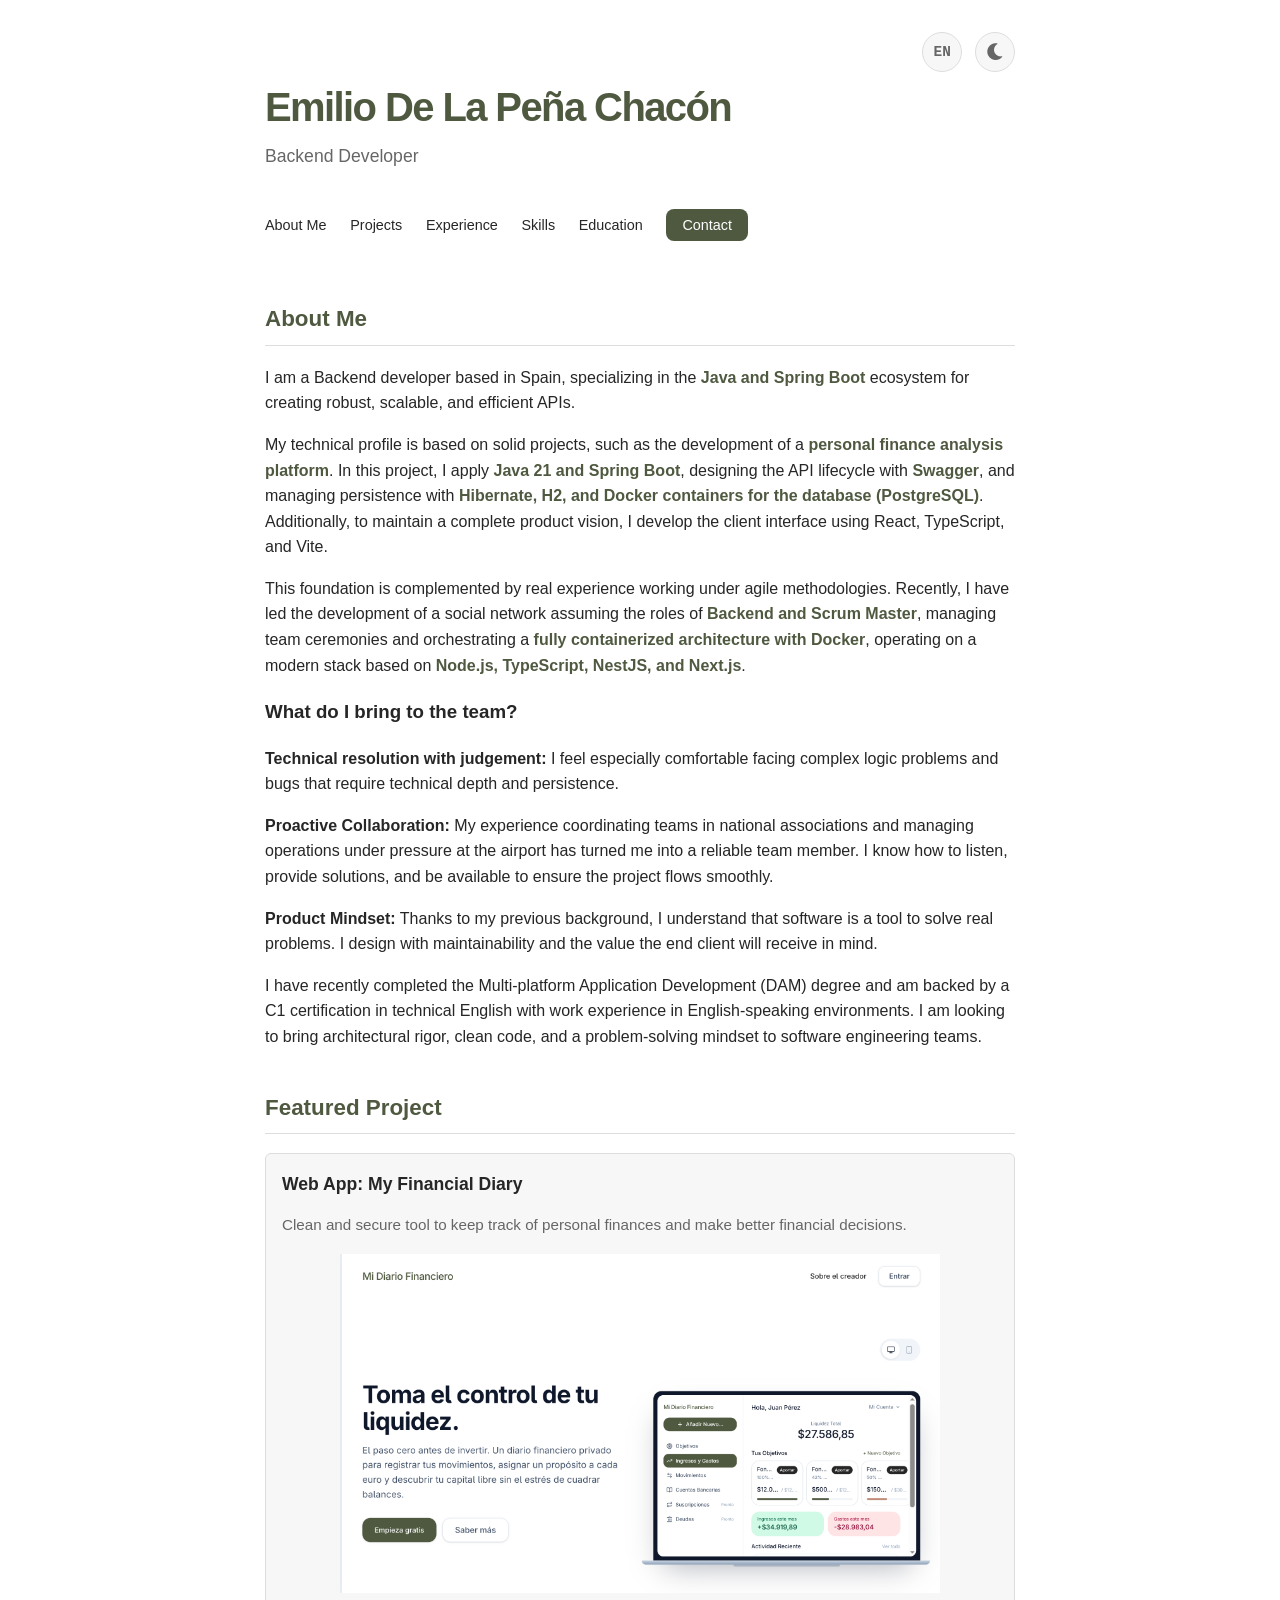
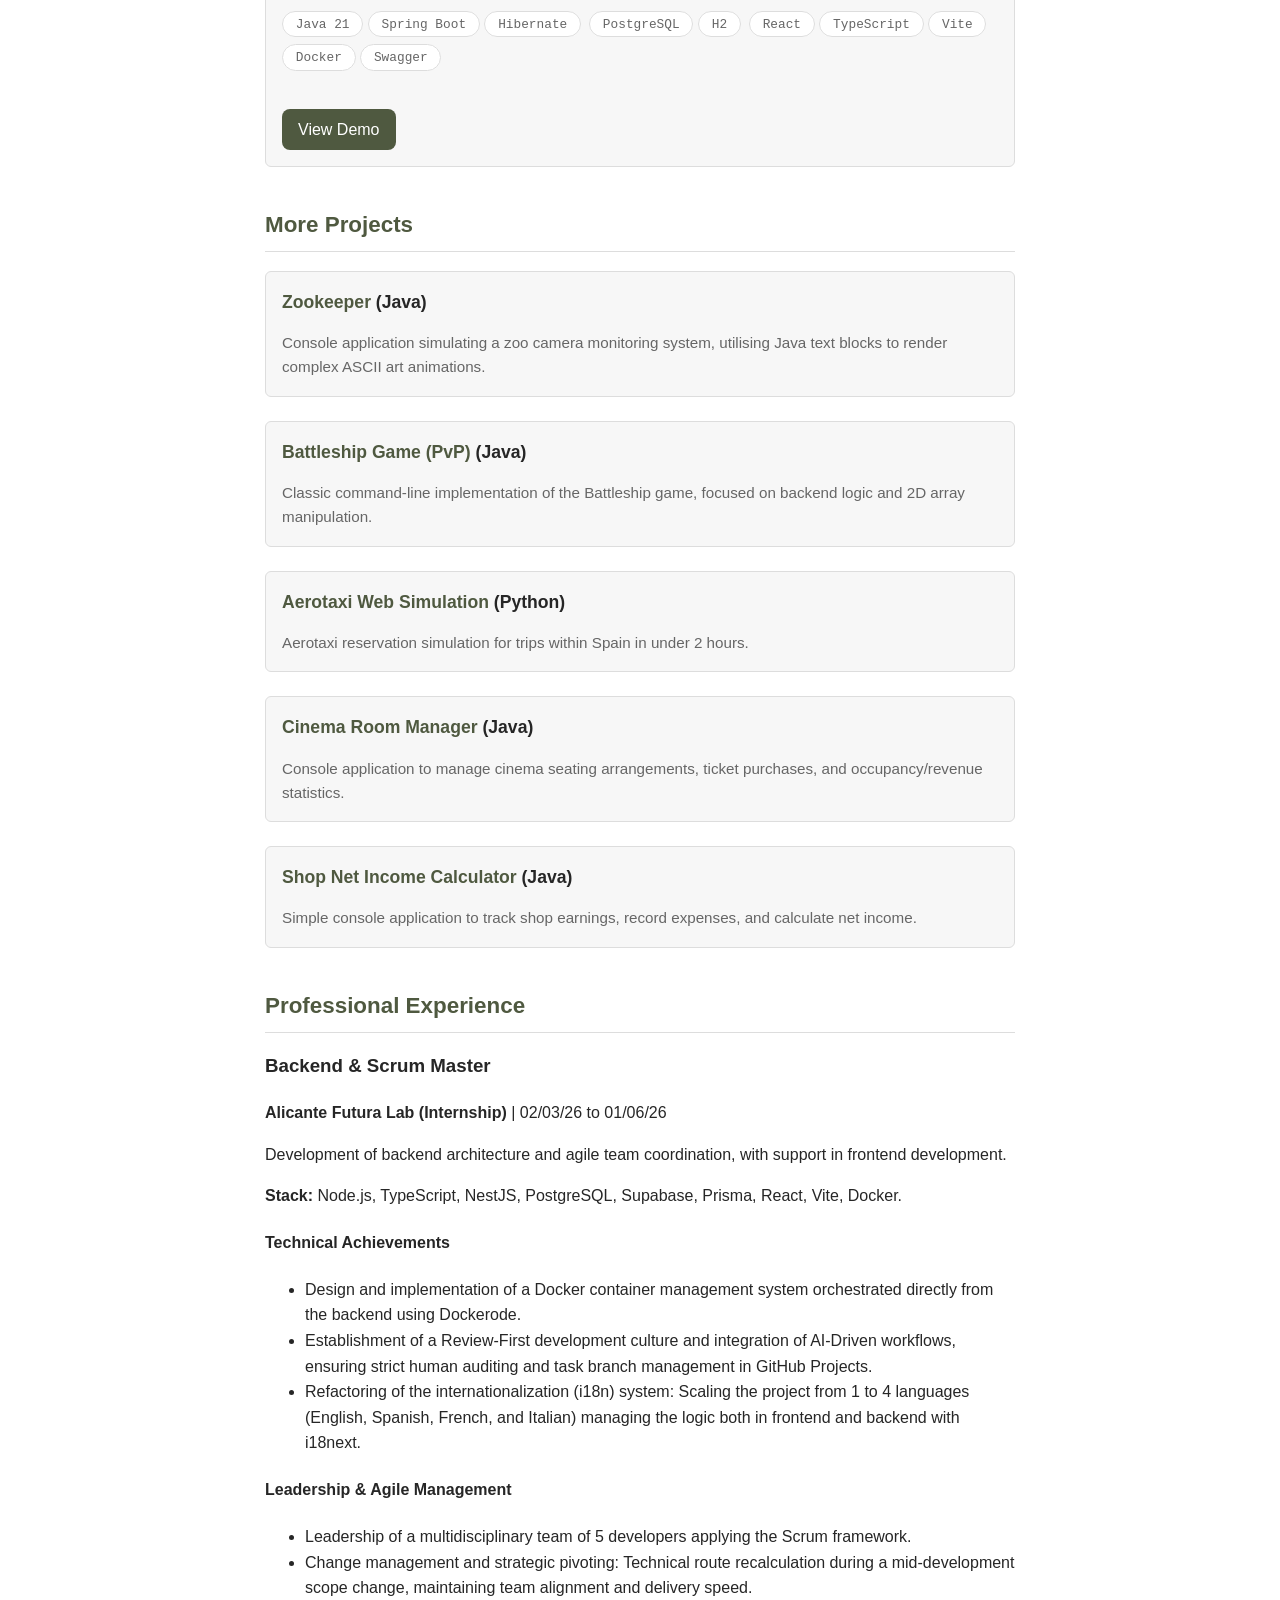
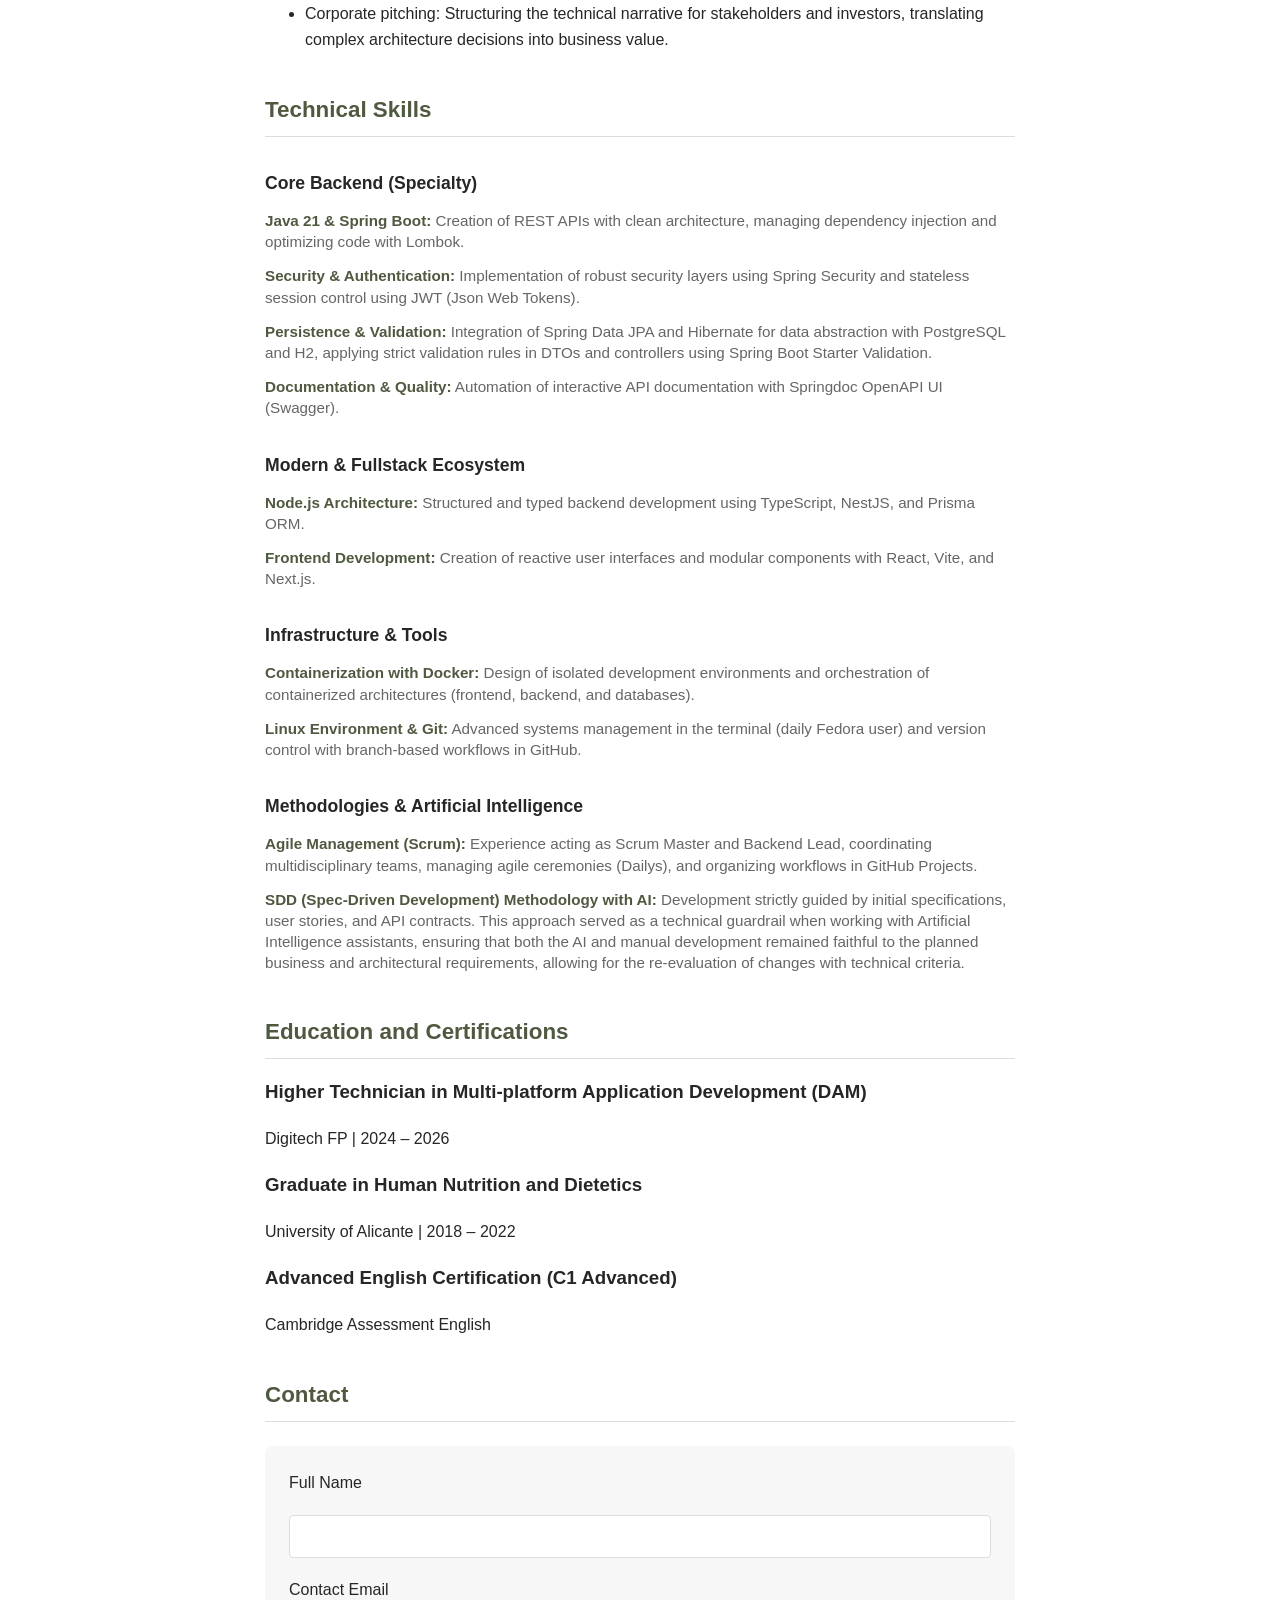
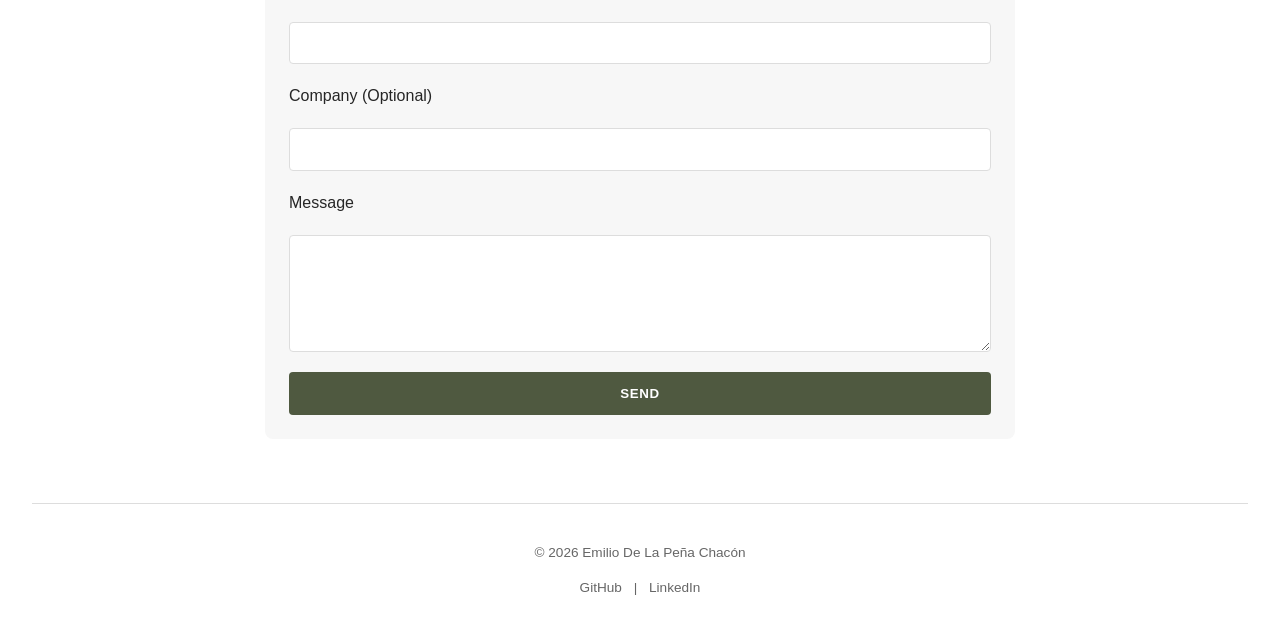
<file: index.html>
<!DOCTYPE html>
<html lang="en">
<head>
    <meta charset="UTF-8">
    <meta name="viewport" content="width=device-width, initial-scale=1.0">
    <title data-i18n="meta_title">Emilio De La Peña Chacón | Backend Developer</title>
    <link rel="stylesheet" href="assets/css/style.css">
    <link rel="stylesheet" href="https://cdnjs.cloudflare.com/ajax/libs/font-awesome/6.0.0/css/all.min.css">
</head>
<body>
    <main class="container">
        <header>
            <a href="index.html" class="brand-link">
                <h1>Emilio De La Peña Chacón</h1>
                <p class="subtitle" data-i18n="subtitle">Backend Developer</p>
            </a>
            <nav id="main-nav">
                <button id="close-menu" aria-label="Close menu" data-i18n-aria="aria_close_menu">&times;</button>
                <a href="#sobre-mi" data-i18n="nav_about">About Me</a>
                <a href="#proyecto-destacado" data-i18n="nav_projects">Projects</a>
                <a href="#experiencia-profesional" data-i18n="nav_experience">Experience</a>
                <a href="#habilidades" data-i18n="nav_skills">Skills</a>
                <a href="#formacion" data-i18n="nav_education">Education</a>
                <a href="#contacto" class="cta-button" data-i18n="nav_contact">Contact</a>
            </nav>
            <div class="header-controls">
                <button id="lang-toggle" aria-label="Switch to Spanish" data-i18n-aria="aria_lang_toggle">
                    <span id="lang-current" style="font-size: 0.9rem; font-weight: 700; font-family: var(--font-code);">EN</span>
                </button>
                <button id="theme-toggle" aria-label="Switch to dark mode" data-i18n-aria="aria_theme_toggle_dark">
                    <span id="theme-icon"><i class="fas fa-moon"></i></span>
                </button>
                <a href="#contacto" class="cta-mobile" aria-label="Contact" data-i18n-aria="aria_contact_label"><i class="fas fa-envelope"></i></a>
                <button id="menu-toggle" aria-label="Open menu" data-i18n-aria="aria_menu_toggle">
                    <span id="menu-icon">&#9776;</span>
                </button>
            </div>
        </header>

        <section id="sobre-mi">
            <h2 data-i18n="about_title">About Me</h2>
            <p data-i18n="about_p1">I am a Backend developer based in Spain, specializing in the <strong><a href="#habilidades">Java and Spring Boot</a></strong> ecosystem for creating robust, scalable, and efficient APIs.</p>
            <p data-i18n="about_p2">My technical profile is based on solid projects, such as the development of a <strong><a href="diariofinanciero.html">personal finance analysis platform</a></strong>. In this project, I apply <strong><a href="#habilidades">Java 21 and Spring Boot</a></strong>, designing the API lifecycle with <strong><a href="#habilidades">Swagger</a></strong> and Postman, and managing persistence with <strong><a href="#habilidades">Hibernate, H2, and Docker containers for the database (PostgreSQL)</a></strong>. Additionally, to maintain a complete product vision, I develop the client interface using React, TypeScript, and Vite.</p>
            <p data-i18n="about_p3">This foundation is complemented by real experience working under agile methodologies. Recently, I have led the development of a social network assuming the roles of <strong><a href="#experiencia-profesional">Backend Lead and Scrum Master</a></strong>, managing team ceremonies and orchestrating a <strong><a href="#habilidades">fully containerized architecture with Docker</a></strong>, operating on a modern stack based on <strong><a href="#habilidades">Node.js, TypeScript, NestJS, and Next.js</a></strong>.</p>
            
            <h3 data-i18n="about_q_title">What do I bring to the team?</h3>
            
            <p data-i18n="about_q_p1"><strong>Technical resolution with judgement:</strong> I feel especially comfortable facing complex logic problems and bugs that require technical depth and persistence.</p>
            
            <p data-i18n="about_q_p2"><strong>Proactive Collaboration:</strong> My experience coordinating teams in national associations and managing operations under pressure at the airport has turned me into a reliable team member. I know how to listen, provide solutions, and be available to ensure the project flows smoothly.</p>
            
            <p data-i18n="about_q_p3"><strong>Product Mindset:</strong> Thanks to my previous background, I understand that software is a tool to solve real problems. I design with maintainability and the value the end client will receive in mind.</p>
            
            <p data-i18n="about_conclusion">I have recently completed the Multi-platform Application Development (DAM) degree and am backed by a C1 certification in technical English with work experience in English-speaking environments. I am looking to bring architectural rigor, clean code, and a problem-solving mindset to software engineering teams.</p>
        </section>

        <!-- Proyecto Destacado -->
        <section id="proyecto-destacado">
            <h2 data-i18n="featured_project_title">Proyecto Destacado</h2>
            <div class="project-item">
                <h3 data-i18n="featured_project_name">App web: Mi Diario Financiero</h3>
                <p data-i18n="featured_project_desc">Herramienta limpia y segura para llevar el registro de finanzas personales y tomar mejores decisiones financieras.</p>
                <img src="assets/img/diario-financiero-hero.png" alt="Mi Diario Financiero" style="width:100%; max-width:600px; margin: 1rem auto; display: block;">

                <div class="tech-stack">
                    <div class="tech-category">
                        <div class="tech-pills">
                            <span class="tech-pill">Java 21</span>
                            <span class="tech-pill">Spring Boot</span>
                            <span class="tech-pill">Hibernate</span>
                        </div>
                    </div>
                    <div class="tech-category">
                        <div class="tech-pills">
                            <span class="tech-pill">PostgreSQL</span>
                            <span class="tech-pill">H2</span>
                        </div>
                    </div>
                    <div class="tech-category">
                        <div class="tech-pills">
                            <span class="tech-pill">React</span>
                            <span class="tech-pill">TypeScript</span>
                            <span class="tech-pill">Vite</span>
                        </div>
                    </div>
                    <div class="tech-category">
                        <div class="tech-pills">
                            <span class="tech-pill">Docker</span>
                            <span class="tech-pill">Swagger</span>
                        </div>
                    </div>
                </div>

                <a href="diariofinanciero.html" class="cta-button" style="display: inline-block; margin-top: 1rem;" data-i18n="featured_project_btn">Ver demostración</a>
            </div>
        </section>

        <!-- Más proyectos -->
        <section id="proyectos">
            <h2 data-i18n="projects_title_more">Más proyectos</h2>
            <div class="project-list">
                <div class="project-item">
                    <h3 data-i18n="project_zookeeper_title"><a href="https://github.com/EmilioChacon/zookeeper" target="_blank">Zookeeper</a> (Java)</h3>
                    <p data-i18n="project_zookeeper_desc">Console application simulating a zoo camera monitoring system, utilising Java text blocks to render complex ASCII art animations.</p>
                </div>
                <div class="project-item">
                    <h3 data-i18n="project_battleship_title"><a href="https://github.com/EmilioChacon/battleship-pvp-game" target="_blank">Battleship Game (PvP)</a> (Java)</h3>
                    <p data-i18n="project_battleship_desc">Classic command-line implementation of the Battleship game, focused on backend logic and 2D array manipulation.</p>
                </div>
                <div class="project-item">
                    <h3 data-i18n="project_aerotaxi_title"><a href="https://github.com/EmilioChacon/aerotaxi-web" target="_blank">Aerotaxi Web Simulation</a> (Python)</h3>
                    <p data-i18n="project_aerotaxi_desc">Aerotaxi reservation simulation for trips within Spain in under 2 hours.</p>
                </div>
                <div class="project-item">
                    <h3 data-i18n="project_cinema_title"><a href="https://github.com/EmilioChacon/Cinema-Room-Manager" target="_blank">Cinema Room Manager</a> (Java)</h3>
                    <p data-i18n="project_cinema_desc">Console application to manage cinema seating arrangements, ticket purchases, and occupancy/revenue statistics.</p>
                </div>
                <div class="project-item">
                    <h3 data-i18n="project_shop_title"><a href="https://github.com/EmilioChacon/Simple-Shop-Net-Income-Calculator" target="_blank">Shop Net Income Calculator</a> (Java)</h3>
                    <p data-i18n="project_shop_desc">Simple console application to track shop earnings, record expenses, and calculate net income.</p>
                </div>
            </div>
        </section>

        <section id="experiencia-profesional">
            <h2 data-i18n="experience_title">Experiencia Profesional</h2>
            <div class="item">
                <h3 data-i18n="exp_role">Backend & Scrum Master</h3>
                <p data-i18n="exp_company"><strong>Alicante Futura Lab (Prácticas)</strong> | 02/03/26 al 01/06/26</p>
                <p data-i18n="exp_desc">Desarrollo de arquitectura backend y coordinación de equipo ágil, con apoyo en el desarrollo frontend.</p>
                <p data-i18n="exp_stack"><strong>Stack:</strong> Node.js, TypeScript, NestJS, PostgreSQL, Supabase, Prisma, React, Vite, Docker.</p>

                <h4 data-i18n="exp_achievements_title">Logros Técnicos</h4>
                <ul>
                    <li data-i18n="exp_achievements_1">Diseño e implementación de un sistema de gestión de contenedores Docker orquestado directamente desde el backend utilizando Dockerode.</li>
                    <li data-i18n="exp_achievements_2">Establecimiento de una cultura de desarrollo Review-First e integración de flujos de trabajo AI-Driven, asegurando auditoría humana estricta y gestión de ramas por tareas en GitHub Projects.</li>
                    <li data-i18n="exp_achievements_3">Refactorización del sistema de internacionalización (i18n): Escalado del proyecto de 1 a 4 idiomas (Inglés, Español, Francés e Italiano) gestionando la lógica tanto en frontend como en backend con i18next.</li>
                </ul>

                <h4 data-i18n="exp_leadership_title">Liderazgo y Gestión Ágil</h4>
                <ul>
                    <li data-i18n="exp_leadership_1">Liderazgo de un equipo multidisciplinar de 5 desarrolladores aplicando el marco de trabajo Scrum.</li>
                    <li data-i18n="exp_leadership_2">Gestión del cambio y pivotaje estratégico: Recálculo de ruta técnica durante un cambio de alcance a mitad del desarrollo, manteniendo el alineamiento del equipo y la velocidad de entrega.</li>
                    <li data-i18n="exp_leadership_3">Pitching corporativo: Estructuración de la narrativa técnica frente a stakeholders e inversores, traduciendo decisiones de arquitectura complejas en valor de negocio.</li>
                </ul>
            </div>
        </section>

        <!-- Sección de Habilidades -->
        <section id="habilidades">
            <h2 data-i18n="skills_title">Habilidades Técnicas</h2>
            
            <div class="skills-category">
                <h3 data-i18n="skills_cat_core">Core Backend (Especialidad)</h3>
                <ul>
                    <li data-i18n="skills_core_java_lomb"><strong>Java 21 y Spring Boot:</strong> Creación de APIs REST con arquitectura limpia, gestionando la inyección de dependencias y optimizando el código mediante Lombok.</li>
                    <li data-i18n="skills_core_security"><strong>Seguridad y Autenticación:</strong> Implementación de capas de seguridad robustas mediante Spring Security y control de sesiones sin estado utilizando tokens JWT (Json Web Tokens).</li>
                    <li data-i18n="skills_core_persistence_validation"><strong>Persistencia y Validación:</strong> Integración de Spring Data JPA e Hibernate para la abstracción de datos con PostgreSQL y H2, aplicando reglas estrictas de validación en los DTOs y controladores mediante Spring Boot Starter Validation.</li>
                    <li data-i18n="skills_core_docs"><strong>Documentación y Calidad:</strong> Automatización de la documentación interactiva de la API con Springdoc OpenAPI UI (Swagger).</li>
                </ul>
            </div>

            <div class="skills-category">
                <h3 data-i18n="skills_cat_fullstack">Ecosistema Moderno y Fullstack</h3>
                <ul>
                    <li data-i18n="skills_fullstack_node"><strong>Arquitectura Node.js:</strong> Desarrollo backend estructurado y tipado utilizando TypeScript, NestJS y Prisma ORM.</li>
                    <li data-i18n="skills_fullstack_frontend"><strong>Desarrollo Frontend:</strong> Creación de interfaces de usuario reactivas y componentes modulares con React, Vite y Next.js.</li>
                </ul>
            </div>

            <div class="skills-category">
                <h3 data-i18n="skills_cat_infra">Infraestructura y Herramientas</h3>
                <ul>
                    <li data-i18n="skills_infra_docker"><strong>Contenerización con Docker:</strong> Diseño de entornos de desarrollo aislados y orquestación de arquitecturas contenerizadas (frontend, backend y bases de datos).</li>
                    <li data-i18n="skills_infra_git"><strong>Entorno Linux y Git:</strong> Gestión avanzada de sistemas en la terminal (usuario diario de Fedora) y control de versiones con flujos de trabajo basados en ramas en GitHub.</li>
                </ul>
            </div>

            <div class="skills-category">
                <h3 data-i18n="skills_cat_methodologies">Metodologías e Inteligencia Artificial</h3>
                <ul>
                    <li data-i18n="skills_methodologies_agile"><strong>Gestión Ágil (Scrum):</strong> Experiencia ejerciendo como Scrum Master y Backend Lead, coordinando equipos multidisciplinares, gestionando ceremonias ágiles (Dailys) y organizando flujos de trabajo en GitHub Projects.</li>
                    <li data-i18n="skills_methodologies_ai"><strong>Metodología SDD (Spec-Driven Development) con IA:</strong> Desarrollo guiado de forma estricta por las especificaciones iniciales, historias de usuario y contratos de la API. Este enfoque sirvió de guardarraíles técnico al trabajar con asistentes de Inteligencia Artificial, asegurando que tanto la IA como el desarrollo manual se mantuvieran fieles a los requisitos de negocio y de arquitectura planificados, permitiendo reevaluar cambios con criterio técnico.</li>
                </ul>
            </div>
        </section>

        <section id="formacion">
            <h2 data-i18n="edu_title">Formación y Certificaciones</h2>
            <div class="item">
                <h3 data-i18n="edu_dam_title">Técnico Superior en Desarrollo de Aplicaciones Multiplataforma (DAM)</h3>
                <p><span data-i18n="edu_dam_center">Digitech FP</span> | <span data-i18n="edu_dam_date">2024 – 2026</span></p>
            </div>
            <div class="item">
                <h3 data-i18n="edu_degree_title">Graduado en Nutrición Humana y Dietética</h3>
                <p><span data-i18n="edu_degree_university">Universidad de Alicante</span> | <span data-i18n="edu_degree_date">2018 – 2022</span></p>
            </div>
            <div class="item">
                <h3 data-i18n="edu_cert_title">Certificación de Inglés Avanzado (C1 Advanced)</h3>
                <p data-i18n="edu_cert_issuer">Cambridge Assessment English</p>
            </div>
        </section>

        <section id="contacto">
            <h2 data-i18n="contact_title">Contact</h2>
            <form name="contacto" method="POST" action="gracias.html" data-netlify="true" netlify-honeypot="bot-field">
                <input type="hidden" name="form-name" value="contacto">
                <p hidden>
                    <label>If you are human, leave this field empty: <input name="bot-field" /></label>
                </p>

                <label for="nombre" data-i18n="contact_name_label">Full Name</label>
                <input type="text" id="nombre" name="nombre" required>

                <label for="email" data-i18n="contact_email_label">Contact Email</label>
                <input type="email" id="email" name="email" required>

                <label for="empresa" data-i18n="contact_company_label">Company (Optional)</label>
                <input type="text" id="empresa" name="empresa">

                <label for="mensaje" data-i18n="contact_message_label">Message</label>
                <textarea id="mensaje" name="mensaje" rows="6" required></textarea>

                <button type="submit" class="btn" data-i18n="btn_send">Send</button>
            </form>
        </section>
    </main>

    <footer>
        <p data-i18n="footer_copy">&copy; 2026 Emilio De La Peña Chacón</p>
        <div class="social-links">
            <a href="https://github.com/EmilioChacon" target="_blank" data-i18n="footer_github">GitHub</a> |
            <a href="https://www.linkedin.com/in/emilio-dlp-chacon/" target="_blank" data-i18n="footer_linkedin">LinkedIn</a>
        </div>
    </footer>
    <script src="assets/js/lang.js"></script>
    <script src="assets/js/i18n.js"></script>
    <script src="assets/js/theme.js"></script>
</body>
</html>
</file>
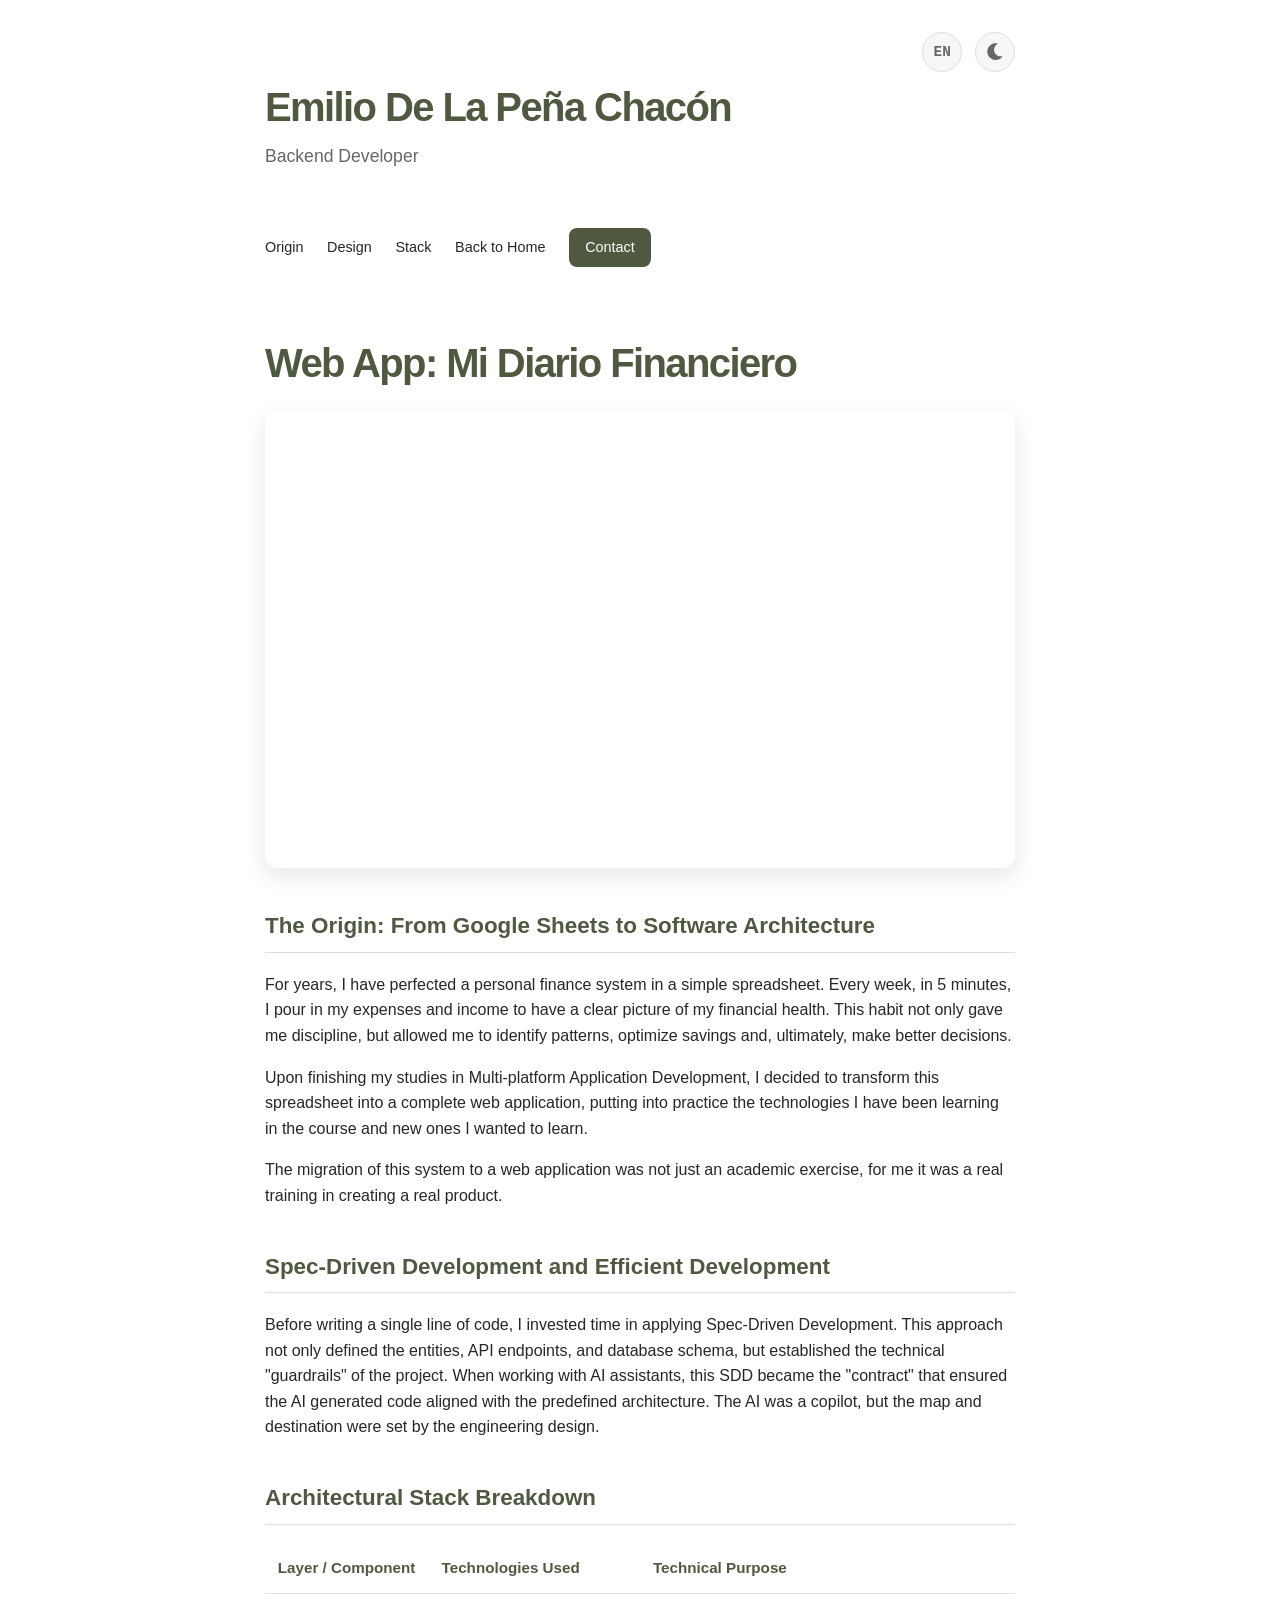
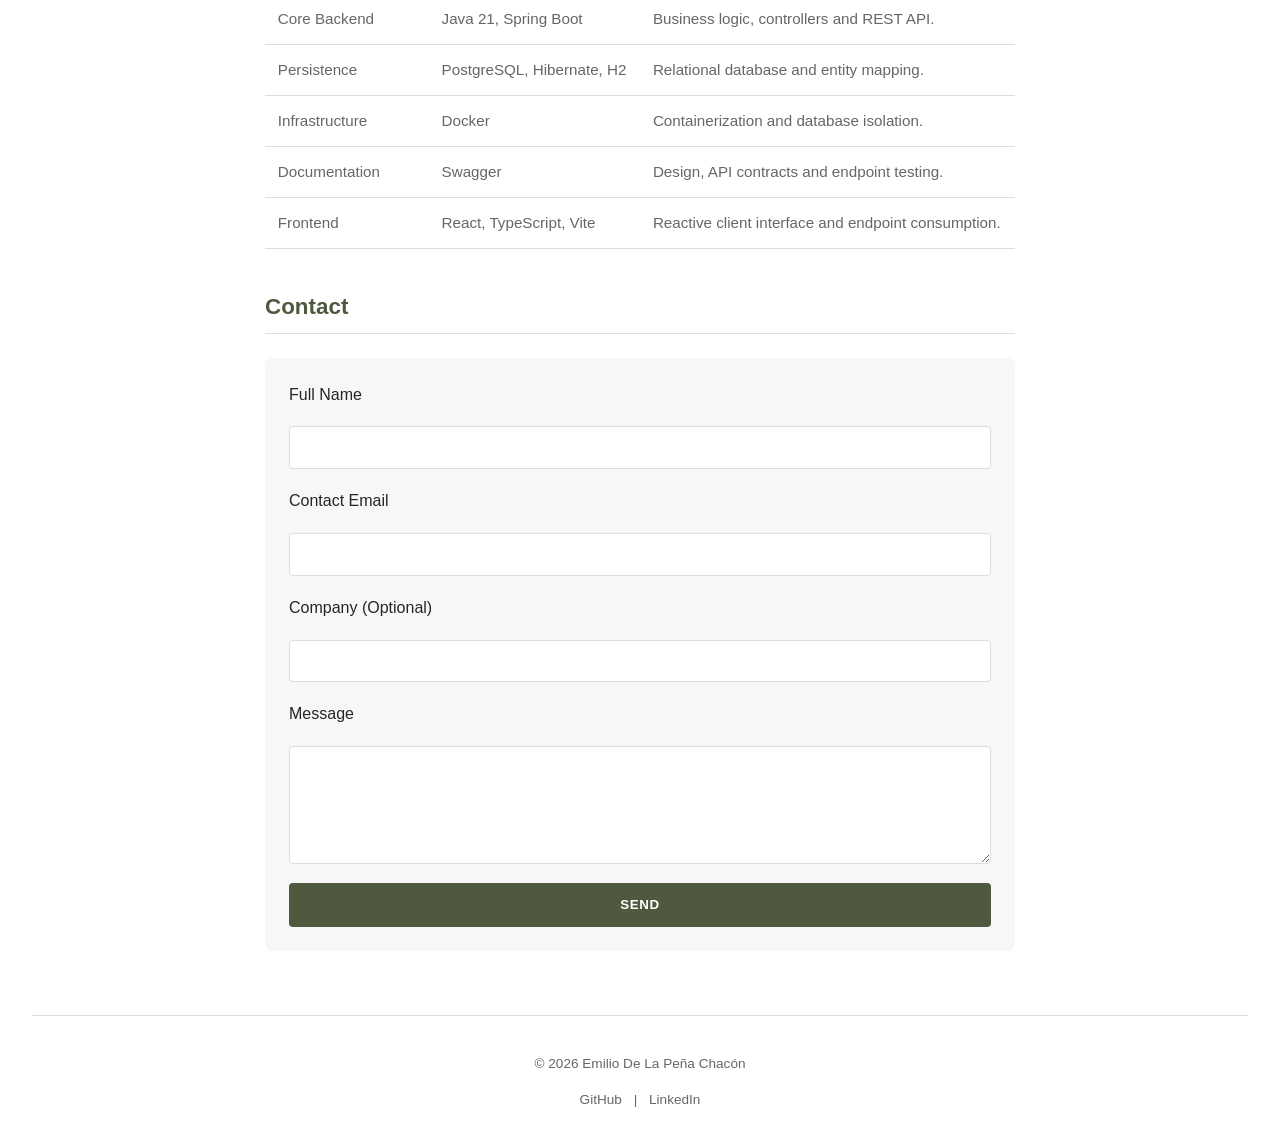
<file: diariofinanciero.html>
<!DOCTYPE html>
<html lang="en">
<head>
    <meta charset="UTF-8">
    <meta name="viewport" content="width=device-width, initial-scale=1.0">
    <title data-i18n="df_demo_title">Mi Diario Financiero - Demostración</title>
    <link rel="stylesheet" href="assets/css/style.css">
    <link rel="stylesheet" href="https://cdnjs.cloudflare.com/ajax/libs/font-awesome/6.0.0/css/all.min.css">
</head>
<body>
    <main class="container">
        <header>
            <a href="index.html" class="brand-link">
                <h1>Emilio De La Peña Chacón</h1>
                <p class="subtitle" data-i18n="subtitle">Backend Developer</p>
            </a>
            <nav id="main-nav">
                <button id="close-menu" aria-label="Close menu" data-i18n-aria="aria_close_menu">&times;</button>
                <a href="#origen" data-i18n="nav_origin">Origen</a>
                <a href="#diseño" data-i18n="nav_design">Diseño</a>
                <a href="#stack" data-i18n="nav_stack">Stack</a>
                <a href="index.html" data-i18n="nav_back_home">Volver al inicio</a>
                <a href="#contacto" class="cta-button" style="display: inline-block; margin-top: 1rem;" data-i18n="nav_contact">Contacto</a>
            </nav>
            <div class="header-controls">
                <button id="lang-toggle" aria-label="Switch to Spanish" data-i18n-aria="aria_lang_toggle">
                    <span id="lang-current" style="font-size: 0.9rem; font-weight: 700; font-family: var(--font-code);">EN</span>
                </button>
                <button id="theme-toggle" aria-label="Switch to dark mode" data-i18n-aria="aria_theme_toggle_dark">
                    <span id="theme-icon"><i class="fas fa-moon"></i></span>
                </button>
                <a href="#contacto" class="cta-mobile" aria-label="Contact" data-i18n-aria="aria_contact_label"><i class="fas fa-envelope"></i></a>
                <button id="menu-toggle" aria-label="Open menu" data-i18n-aria="aria_menu_toggle">
                    <span id="menu-icon">&#9776;</span>
                </button>
            </div>
        </header>

        <section>
            <h1 style="text-align: left; margin-bottom: 1rem;" data-i18n="df_title">App web: Mi Diario Financiero</h1>
            <div class="video-container" style="max-width: 800px; margin: 0 auto 2rem auto; border-radius: 12px; box-shadow: 0 8px 24px rgba(0,0,0,0.1);">
                <iframe width="100%" height="450" src="https://www.youtube.com/embed/AM_FFu9dAJQ" frameborder="0" allowfullscreen style="border-radius: 12px;"></iframe>
            </div>
        </section>

        <section id="origen">
            <h2 data-i18n="df_origin_title">El Origen: De Google Sheets a Arquitectura de Software</h2>
            <p data-i18n="df_origin_p1">
                Durante años, he perfeccionado un sistema de finanzas personas en una simple hoja de cálculo. Cada semana, en 5 minutos, vuelco mis gastos e ingresos para tener una foto clara de mi salud financiera. Este hábito no solo me dio disciplina, sino que me permitió identificar patrones, optimizar ahorros y, en definitiva, tomar mejores decisiones.
            </p>
            <p data-i18n="df_origin_p2">
                Al finalizar mis estudios de Desarrollo de Aplicaciones Multiplataforma, decidí transformar esta hoja de cálculo en una aplicación web completa, poniendo en práctica las tecnologías que he ido aprendiendo en el ciclo y otras nuevas que he querido aprender.
            </p>
            <p data-i18n="df_origin_p3">
                La migración de este sistema a una aplicación web no solo fue un ejercicio académico, para mi fue un entrenamiento real de creación de un producto real.
            </p>
        </section>

        <section id="diseño">
            <h2 data-i18n="df_design_title">Diseño guiado por especificaciones (SDD) y Desarrollo Eficiente</h2>
            <p data-i18n="df_design_p1">
                Antes de escribir una sola línea de código, invertí tiempo en aplicar un Diseño guiado por especificaciones (SDD). Este enfoque no solo definía las entidades, los endpoints de la API y el esquema de la base de datos, sino que establecía los "guardarraíles" técnicos del proyecto. Al trabajar con asistentes de IA, este SDD se convirtió en el "contrato" que garantizaba que la IA generase código alineado con la arquitectura predefinida. La IA era un copiloto, pero el mapa y el destino estaban fijados por el diseño de ingeniería.
            </p>
        </section>

        <section id="stack">
            <h2 data-i18n="df_stack_title">Desglose del Stack Arquitectónico</h2>
            <table>
                <thead>
                    <tr>
                        <th data-i18n="df_stack_th_layer">Capa / Componente</th>
                        <th data-i18n="df_stack_th_tech">Tecnologías Utilizadas</th>
                        <th data-i18n="df_stack_th_purpose">Propósito Técnico</th>
                    </tr>
                </thead>
                <tbody>
                    <tr>
                        <td data-i18n="df_stack_core"><strong>Core Backend</strong></td>
                        <td>Java 21, Spring Boot</td>
                        <td data-i18n="df_stack_core_desc">Lógica de negocio, controladores y API REST.</td>
                    </tr>
                    <tr>
                        <td data-i18n="df_stack_persistence"><strong>Persistencia</strong></td>
                        <td>PostgreSQL, Hibernate, H2</td>
                        <td data-i18n="df_stack_persistence_desc">Base de datos relacional y mapeo de entidades.</td>
                    </tr>
                    <tr>
                        <td data-i18n="df_stack_infra"><strong>Infraestructura</strong></td>
                        <td>Docker</td>
                        <td data-i18n="df_stack_infra_desc">Contenerización y aislamiento de la base de datos.</td>
                    </tr>
                    <tr>
                        <td data-i18n="df_stack_docs"><strong>Documentación</strong></td>
                        <td>Swagger</td>
                        <td data-i18n="df_stack_docs_desc">Diseño, contratos de la API y pruebas de endpoints.</td>
                    </tr>
                    <tr>
                        <td data-i18n="df_stack_frontend"><strong>Frontend</strong></td>
                        <td>React, TypeScript, Vite</td>
                        <td data-i18n="df_stack_frontend_desc">Interfaz de cliente reactiva y consumo de endpoints.</td>
                    </tr>
                </tbody>
            </table>
        </section>

        <section id="contacto">
            <h2 data-i18n="contact_title">Contact</h2>
            <form name="contacto" method="POST" action="gracias.html" data-netlify="true" netlify-honeypot="bot-field">
                <input type="hidden" name="form-name" value="contacto">
                <p hidden>
                    <label>If you are human, leave this field empty: <input name="bot-field" /></label>
                </p>

                <label for="nombre" data-i18n="contact_name_label">Full Name</label>
                <input type="text" id="nombre" name="nombre" required>

                <label for="email" data-i18n="contact_email_label">Contact Email</label>
                <input type="email" id="email" name="email" required>

                <label for="empresa" data-i18n="contact_company_label">Company (Optional)</label>
                <input type="text" id="empresa" name="empresa">

                <label for="mensaje" data-i18n="contact_message_label">Message</label>
                <textarea id="mensaje" name="mensaje" rows="6" required></textarea>

                <button type="submit" class="btn" data-i18n="btn_send">Send</button>
            </form>
        </section>
    </main>

    <footer>
        <p data-i18n="footer_copy">&copy; 2026 Emilio De La Peña Chacón</p>
        <div class="social-links">
            <a href="https://github.com/EmilioChacon" target="_blank" data-i18n="footer_github">GitHub</a> |
            <a href="https://www.linkedin.com/in/emilio-dlp-chacon/" target="_blank" data-i18n="footer_linkedin">LinkedIn</a>
        </div>
    </footer>
    <script src="assets/js/lang.js"></script>
    <script src="assets/js/i18n.js"></script>
    <script src="assets/js/theme.js"></script>
</body>
</html>
</file>
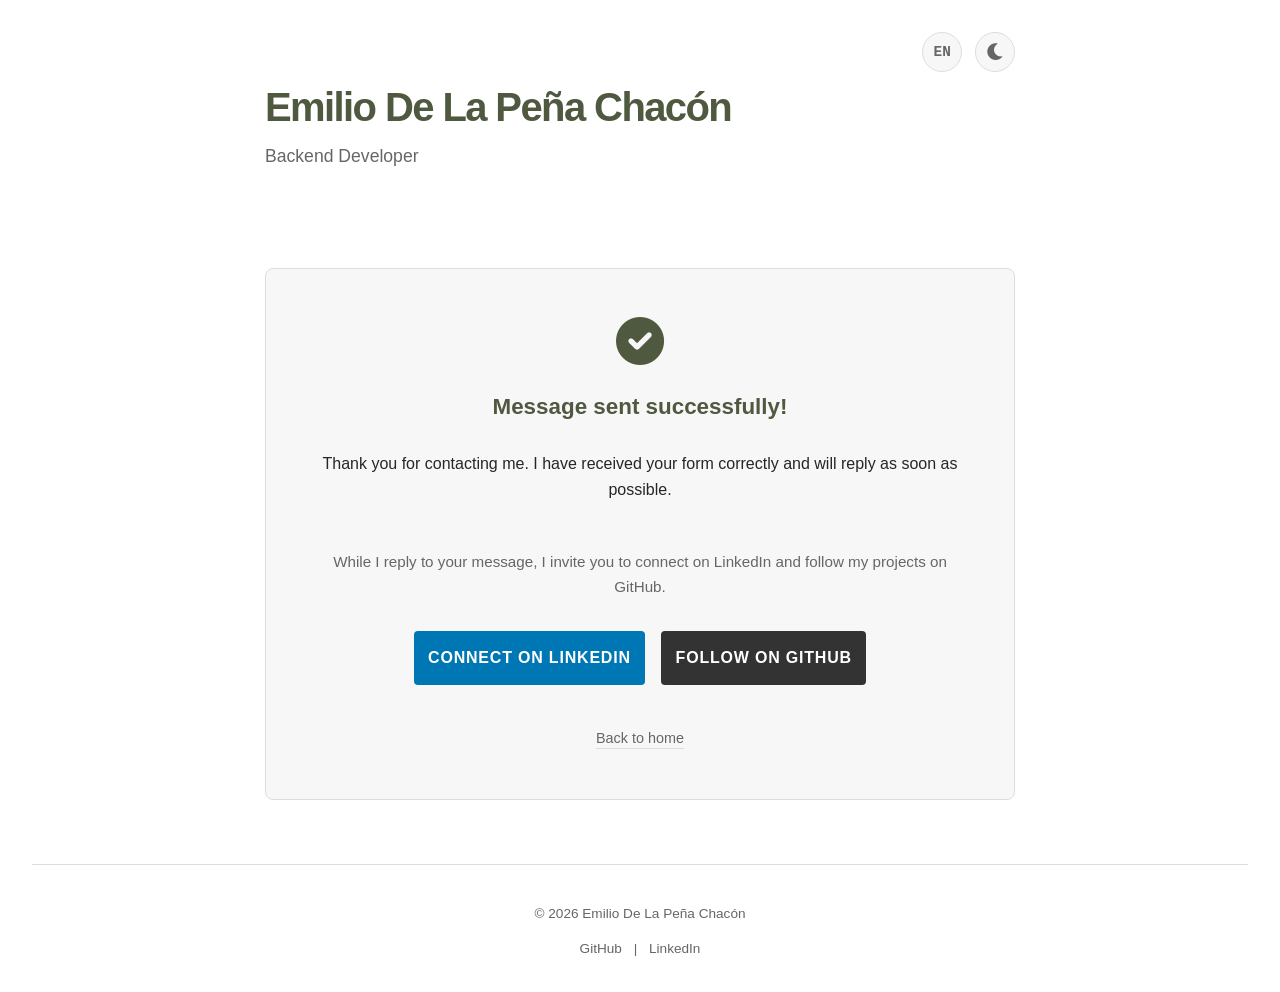
<file: gracias.html>
<!DOCTYPE html>
<html lang="en">
<head>
    <meta charset="UTF-8">
    <meta name="viewport" content="width=device-width, initial-scale=1.0">
    <title data-i18n="thank_you_title">Message sent successfully! | Emilio De La Peña Chacón</title>
    <link rel="stylesheet" href="assets/css/style.css">
    <!-- FontAwesome para iconos -->
    <link rel="stylesheet" href="https://cdnjs.cloudflare.com/ajax/libs/font-awesome/6.0.0/css/all.min.css">
</head>
<body>
    <main class="container">
        <header>
            <a href="index.html" class="brand-link">
                <h1>Emilio De La Peña Chacón</h1>
                <p class="subtitle" data-i18n="subtitle">Backend Developer</p>
            </a>

            <div class="header-controls">
                <button id="lang-toggle" aria-label="Switch to Spanish" data-i18n-aria="aria_lang_toggle">
                    <span id="lang-current" style="font-size: 0.9rem; font-weight: 700; font-family: var(--font-code);">EN</span>
                </button>
                <button id="theme-toggle" aria-label="Switch to dark mode" data-i18n-aria="aria_theme_toggle_dark">
                    <span id="theme-icon"><i class="fas fa-moon"></i></span>
                </button>
                 <a href="index.html#contacto" class="cta-mobile" aria-label="Contact" data-i18n-aria="aria_contact_label"><i class="fas fa-envelope"></i></a>
            </div>
        </header>

        <section id="gracias" style="text-align: center; margin-top: 4rem;">
            <div style="background: var(--gray-bg); padding: 3rem; border-radius: 8px; border: 1px solid var(--border-line);">
                <i class="fas fa-check-circle" style="font-size: 3rem; color: var(--accent); margin-bottom: 1.5rem;"></i>
                <h2 style="border-bottom: none; margin-top: 0;" data-i18n="thank_you_title">Message sent successfully!</h2>
                <p data-i18n="thank_you_msg">Thank you for contacting me. I have received your form correctly and will reply as soon as possible.</p>
                
                <div style="margin-top: 3rem;">
                    <p style="color: var(--secondary); font-size: 0.95rem; margin-bottom: 2rem;" data-i18n="thank_you_connect">
                        While I reply to your message, I invite you to connect on LinkedIn and follow my projects on GitHub.
                    </p>
                    
                    <div style="display: flex; gap: 1rem; justify-content: center; flex-wrap: wrap;">
                        <a href="https://www.linkedin.com/in/emilio-dlp-chacon/" target="_blank" class="btn" style="text-decoration: none; display: inline-flex; align-items: center; gap: 0.5rem; background: #0077b5;" data-i18n="btn_linkedin">
                            <i class="fab fa-linkedin"></i> Connect on LinkedIn
                        </a>
                        <a href="https://github.com/EmilioChacon" target="_blank" class="btn" style="text-decoration: none; display: inline-flex; align-items: center; gap: 0.5rem; background: #333;" data-i18n="btn_github">
                            <i class="fab fa-github"></i> Follow on GitHub
                        </a>
                    </div>
                </div>

                <div style="margin-top: 2.5rem;">
                    <a href="index.html" style="font-size: 0.9rem; color: var(--secondary); text-decoration: none; border-bottom: 1px solid var(--border-line); padding-bottom: 2px;" data-i18n="btn_back">
                        <i class="fas fa-arrow-left"></i> Back to home
                    </a>
                </div>
            </div>
        </section>
    </main>

    <footer>
        <p data-i18n="footer_copy">&copy; 2026 Emilio De La Peña Chacón</p>
        <div class="social-links">
            <a href="https://github.com/EmilioChacon" target="_blank" data-i18n="footer_github">GitHub</a> | 
            <a href="https://www.linkedin.com/in/emilio-dlp-chacon/" target="_blank" data-i18n="footer_linkedin">LinkedIn</a>
        </div>
    </footer>
    <script src="assets/js/lang.js"></script>
    <script src="assets/js/i18n.js"></script>
    <script src="assets/js/theme.js"></script>
</body>
</html>
</file>
<file: assets/css/style.css>
/**
 * Main Stylesheet
 * 
 * Purpose: Defines the visual styling for the portfolio website, including
 *          layout, typography, color variables, and responsive design.
 * 
 * Dependencies: None (Vanilla CSS)
 * 
 * Author: Emilio De La Peña Chacón
 */
:root {
    /* Colores (Minimalista - Light Mode Default) */
    --bg: #ffffff;           /* Fondo claro minimalista */
    --bg-rgb: 255, 255, 255;
    --text: #262626;         /* Texto oscuro */
    --accent: #4F5940;       /* Verde hoja oscuro (Distintivo) */
    --secondary: #666666;    /* Gris medio para subtítulos */
    --border-line: #dddddd;  /* Líneas y bordes sutiles */
    --gray-bg: #f7f7f7;      /* Fondo de bloques y tags (blanco puro) */
    --gray-bg-rgb: 247, 247, 247;

    /* Tipografía */
    --font-primary: 'Inter', -apple-system, BlinkMacSystemFont, "Segoe UI", Roboto, sans-serif;
    --font-code: 'Fira Code', monospace;
}

/* Dark Mode Overrides */
html {
    scroll-behavior: smooth;
    scroll-padding-top: 8rem; /* Evita que el header sticky tape el contenido al navegar */
}

body.dark-mode {
    --bg: #111827;           /* Azabache profundo, ideal para el fondo base */
    --bg-rgb: 17, 24, 39;
    --text: #F3F4F6;         /* Blanquecino suave para evitar la fatiga visual (WCAG AAA) */
    --accent: #A3B888;       /* Tono salvia derivado del verde hoja original, vibra con elegancia */
    --secondary: #9CA3AF;    /* Gris claro para una jerarquía secundaria perfecta (WCAG AA) */
    --border-line: #374151;  /* Borde oscuro muy sutil para delimitar tarjetas */
    --gray-bg: #1F2937;      /* Ligeramente más claro que el fondo para dar profundidad */
    --gray-bg-rgb: 31, 41, 55;
}

body {
    font-family: var(--font-primary);
    background-color: var(--bg);
    color: var(--text);
    line-height: 1.6;
    margin: 0;
    padding: 2rem;
}

.container {
    max-width: 750px;
    margin: 0 auto;
}

header {
    margin-bottom: 3rem;
    position: sticky;
    top: 0;
    z-index: 1000;
    padding: 1rem 0;
    background-color: transparent;
    transition: all 0.3s cubic-bezier(0.4, 0, 0.2, 1);
    box-sizing: border-box;
}

header.scrolled {
    background-color: rgba(var(--bg-rgb), 0.85);
    backdrop-filter: blur(12px);
    -webkit-backdrop-filter: blur(12px);
    padding: 0.8rem 1.5rem;
    margin-bottom: 3rem; /* Mantener el espacio original */
    border-bottom: 1px solid var(--border-line);
    border-radius: 0 0 16px 16px;
    box-shadow: 0 4px 20px rgba(0, 0, 0, 0.05);
    margin-left: -1.5rem; /* Extender un poco visualmente si es necesario, o mantener contenido */
    margin-right: -1.5rem;
    width: calc(100% + 3rem); /* Compensar margen negativo */
}

/* Estado contraído para el header */
header.scrolled h1 {
    font-size: 1.5rem;
    margin-bottom: 0;
}

header.scrolled .subtitle {
    display: none;
    opacity: 0;
    pointer-events: none;
}

header.scrolled nav {
    margin-top: 0.5rem;
}

/* Ajuste de controles en modo scrolled */
header.scrolled .header-controls {
    top: 50%;
    transform: translateY(-50%);
    right: 1.5rem;
}

/* Enlace transparente para el bloque de marca (Header) */
.brand-link {
    display: inline-block; /* Limita la zona de clic solo al espacio que ocupa el texto */
    text-decoration: none;
    cursor: pointer;
}
.brand-link:hover,
.brand-link:focus,
.brand-link:active {
    text-decoration: none; /* Asegura que no haya subrayados (no-underline) en ningún estado */
}

h1 {
    font-size: 2.5rem;
    margin-bottom: 0.2rem;
    color: var(--accent);
    letter-spacing: -0.04em;
}

.subtitle {
    color: var(--secondary);
    font-weight: 500;
    margin-top: 0;
    font-size: 1.1rem;
}

nav { margin-top: 1.5rem; }
nav a { 
    margin-right: 1.2rem; 
    color: var(--text); 
    text-decoration: none; 
    font-size: 0.9rem;
    border-bottom: 1px solid transparent;
    transition: border-bottom 0.2s ease;
}

nav a:hover { border-bottom: 1px solid var(--accent); }

/* Estilo general para enlaces de contenido (como en la sección Contacto o Sobre mí) */
a {
    color: var(--accent); /* Usar el color de acento para todos los enlaces */
    text-decoration: none;
    transition: color 0.2s;
}

a:hover {
    text-decoration: underline;
}

h2 {
    font-size: 1.4rem; 
    color: var(--accent);
    border-bottom: 1px solid var(--border-line); 
    padding-bottom: 0.5rem; 
    margin-top: 2.5rem; 
}

/* Estilos para la sección de Habilidades */
.skills-category {
    margin-top: 2rem;
}

.skills-category h3 {
    font-size: 1.1rem;
    color: var(--text);
    margin-bottom: 0.8rem;
    border-bottom: none;
    padding-bottom: 0;
}

.skills-category ul {
    list-style-type: none;
    padding-left: 0;
    margin-top: 0.5rem;
}

.skills-category li {
    margin-bottom: 0.8rem;
    font-size: 0.95rem;
    color: var(--secondary);
    line-height: 1.4;
}

.skills-category li strong {
    color: var(--accent);
    font-weight: 600;
}

/* Estilos para las etiquetas de habilidades (Skills) */
.skills-grid {
    display: grid;
    grid-template-columns: repeat(auto-fit, minmax(120px, 1fr)); /* Responsive Grid */
    gap: 1rem;
    margin-top: 1.5rem;
}

.skill-tag {
    background: var(--gray-bg);
    color: var(--accent);
    padding: 0.7rem 1rem;
    border-radius: 4px;
    font-size: 0.9rem;
    text-align: center;
    font-family: var(--font-code);
    border: 1px solid var(--border-line);
    transition: background 0.2s;
}

.skill-tag:hover {
    background: var(--border-line);
}

/* Estilos para la lista de proyectos */
.project-item {
    margin-bottom: 1.5rem;
    padding: 1rem;
    border: 1px solid var(--border-line);
    border-radius: 6px;
    background: var(--gray-bg);
}

.project-item h3 {
    margin-top: 0;
    margin-bottom: 0.5rem;
    font-size: 1.1rem;
    color: var(--text);
    border-bottom: none;
    padding-bottom: 0;
}

.project-item h3 a {
    color: var(--accent);
    text-decoration: none;
}

.project-item h3 a:hover {
    text-decoration: underline;
}

.project-item p {
    font-size: 0.95rem;
    color: var(--secondary);
    margin-bottom: 0;
}

/* Tech Stack Pills for Featured Project */
.tech-stack {
    display: flex;
    flex-wrap: wrap;
    gap: 0.5rem;
    margin-top: 1rem;
    margin-bottom: 1.5rem;
}

.tech-category {
    display: flex;
    flex-wrap: wrap;
    gap: 0.5rem;
}

.tech-pill {
    background: var(--bg);
    color: var(--secondary);
    padding: 0.3rem 0.8rem;
    border-radius: 16px;
    font-size: 0.8rem;
    font-family: var(--font-code);
    border: 1px solid var(--border-line);
    white-space: nowrap;
}


/* Estilos antiguos de skills que ya no se usan directamente, pero se mantienen por si acaso */
/* .skills span {
    background: var(--gray-bg);
    color: var(--accent);
    padding: 0.4rem 0.7rem;
    border-radius: 4px;
    font-size: 0.85rem;
    margin-right: 0.6rem;
    font-family: var(--font-code);
} */

/* Formulario optimizado para Netlify */
form { 
    display: grid; 
    gap: 1.2rem; 
    margin-top: 1.5rem; 
    background: var(--gray-bg);
    padding: 1.5rem;
    border-radius: 8px;
}

input, textarea {
    width: 100%;
    padding: 0.8rem;
    background: var(--bg);
    border: 1px solid var(--border-line);
    border-radius: 4px;
    color: var(--text);
    font-family: inherit;
    box-sizing: border-box;
}

input:focus, textarea:focus {
    outline: none;
    border-color: var(--accent);
}

.btn {
    background: var(--accent);
    color: #ffffff; /* Texto blanco para alto contraste sobre el verde oscuro */
    padding: 0.9rem;
    border: none;
    border-radius: 4px;
    cursor: pointer;
    font-weight: 700;
    text-transform: uppercase;
    letter-spacing: 0.05em;
    transition: filter 0.2s;
}

.btn:hover {
    filter: brightness(1.1);
}

/* Header Controls Container */
.header-controls {
    position: absolute;
    top: 0;
    right: 0;
    display: flex;
    gap: 0.8rem;
    align-items: center;
    transition: all 0.3s cubic-bezier(0.4, 0, 0.2, 1);
}

/* Theme Toggle, Menu Button & Language Toggle Style */
#theme-toggle, #menu-toggle, #lang-toggle, .cta-mobile {
    position: static; /* Positioned by flex container */
    background: var(--gray-bg);
    border: 1px solid var(--border-line); /* Añadir un borde sutil */
    color: var(--secondary);
    width: 40px; /* Tamaño fijo */
    height: 40px; /* Tamaño fijo */
    display: flex;
    align-items: center;
    justify-content: center;
    border-radius: 50%; /* Circular */
    cursor: pointer;
    transition: background 0.2s, color 0.2s, border-color 0.2s;
    padding: 0;
    text-decoration: none;
}

#theme-toggle:hover, #menu-toggle:hover, #lang-toggle:hover, .cta-mobile:hover {
    background: var(--border-line);
    color: var(--accent);
    border-color: var(--accent);
}

#menu-toggle {
    display: none; /* Hidden on desktop */
    font-size: 1.2rem;
}

.cta-mobile {
    display: none; /* Hidden on desktop */
    font-size: 1.2rem;
}

#close-menu {
    display: none;
}

#theme-icon, #menu-icon, #lang-current {
    font-size: 1.2rem; /* Tamaño del icono */
    line-height: 1;
}

#lang-current {
    font-size: 1.2rem; /* Un poco más pequeño para texto */
}

/* CTA Button for Desktop */
.cta-button {
    background-color: var(--accent);
    color: white;
    padding: 0.5rem 1rem;
    border-radius: 8px;
    border-bottom: none;
}

.cta-button:hover {
    filter: brightness(1.1);
    color: white;
    border-bottom: none;
}


/* Footer (Nuevo elemento semántico) */
footer {
    margin-top: 4rem;
    padding-top: 1.5rem;
    border-top: 1px solid var(--border-line);
    text-align: center;
    font-size: 0.85rem;
    color: var(--secondary);
}

.social-links a {
    color: var(--secondary);
    text-decoration: none;
    margin: 0 0.5rem;
    transition: color 0.2s;
}

.social-links a:hover {
    color: var(--accent);
}

/* --- Table Styles --- */
table {
    width: 100%;
    border-collapse: collapse;
    margin-top: 1rem;
    margin-bottom: 2rem;
    font-size: 0.95rem;
}

th, td {
    padding: 0.8rem;
    text-align: left;
    border-bottom: 1px solid var(--border-line);
}

th {
    color: var(--accent);
    font-weight: 600;
}

td {
    color: var(--secondary);
}

td strong {
    color: var(--text);
}


/* --- Mobile Optimization --- */
@media (max-width: 600px) {
    html {
        scroll-padding-top: 12rem; /* Aumentado para el nuevo alto del header */
    }

    body {
        padding: 1rem;
    }

    header {
        /* Layout de columna para móvil */
        display: flex;
        flex-direction: column;
        align-items: center;
        text-align: center;
        width: 100%;
        box-sizing: border-box;
        margin-bottom: 1.5rem; /* Reducir el margen inferior del header */
    }

    header.scrolled {
        width: calc(100% + 2rem);
        margin-left: -1rem;
        margin-right: -1rem;
        padding: 1rem 1.5rem; /* Padding vertical en modo scrolled */
        margin-bottom: 1.5rem;
    }

    header.scrolled h1 {
        font-size: 1.3rem; /* Un poco más grande para que no se vea tan apelotonado */
        margin-bottom: 0.4rem; /* Más espacio entre título y subtítulo en modo scrolled */
    }

    /* En móvil, el subtítulo no desaparece al hacer scroll */
    header.scrolled .subtitle {
        display: block;
        opacity: 1;
        pointer-events: auto;
        font-size: 0.9rem; /* Un poco más pequeño en modo scrolled */
    }

    /* Ocultar la navegación principal en modo scrolled móvil, ya que está el menú hamburguesa */
    header.scrolled nav {
        display: none;
    }

    h1 {
        font-size: 1.6rem;
        max-width: 100%;
        margin-bottom: 0.2rem; /* Reducir espacio entre título y subtítulo */
    }

    .subtitle {
        font-size: 1rem;
        max-width: 100%;
    }

    /* Reposicionar los controles en el flujo normal */
    .header-controls {
        position: static;
        margin-top: 0.8rem; /* Reducir el espacio entre subtítulo y botones */
    }

    /* Dar más espacio a los botones cuando el header hace scroll para que no se amontone */
    header.scrolled .header-controls {
        margin-top: 1rem;
    }

    .skills-grid {
        grid-template-columns: repeat(auto-fit, minmax(90px, 1fr));
    }

    /* Mobile Menu Styles */
    #menu-toggle {
        display: flex;
    }

    .cta-mobile {
        display: flex;
    }

    .cta-button {
        display: none;
    }

    nav#main-nav {
        position: fixed;
        top: 0;
        left: 0;
        width: 100%;
        height: 100vh;
        background: rgba(var(--bg-rgb), 0.9); /* Fondo con transparencia */
        backdrop-filter: blur(10px);
        -webkit-backdrop-filter: blur(10px);
        z-index: 2000;
        display: flex;
        flex-direction: column;
        justify-content: center;
        align-items: center;
        opacity: 0;
        pointer-events: none;
        transition: opacity 0.3s ease;
        visibility: hidden;
        margin-top: 0;
    }

    nav#main-nav.nav-open {
        opacity: 1;
        pointer-events: auto;
        visibility: visible;
    }

    nav#main-nav a {
        font-size: 1.5rem;
        margin: 1.2rem 0;
        display: block;
    }

    #close-menu {
        display: block;
        position: absolute;
        top: 1.5rem;
        right: 1.5rem;
        background: none;
        border: none;
        font-size: 2.5rem;
        color: var(--text);
        cursor: pointer;
        padding: 0.5rem;
        line-height: 1;
    }

    /* Hacer la tabla responsive */
    table {
        display: block;
        overflow-x: auto;
        white-space: nowrap;
    }
}
</file>
